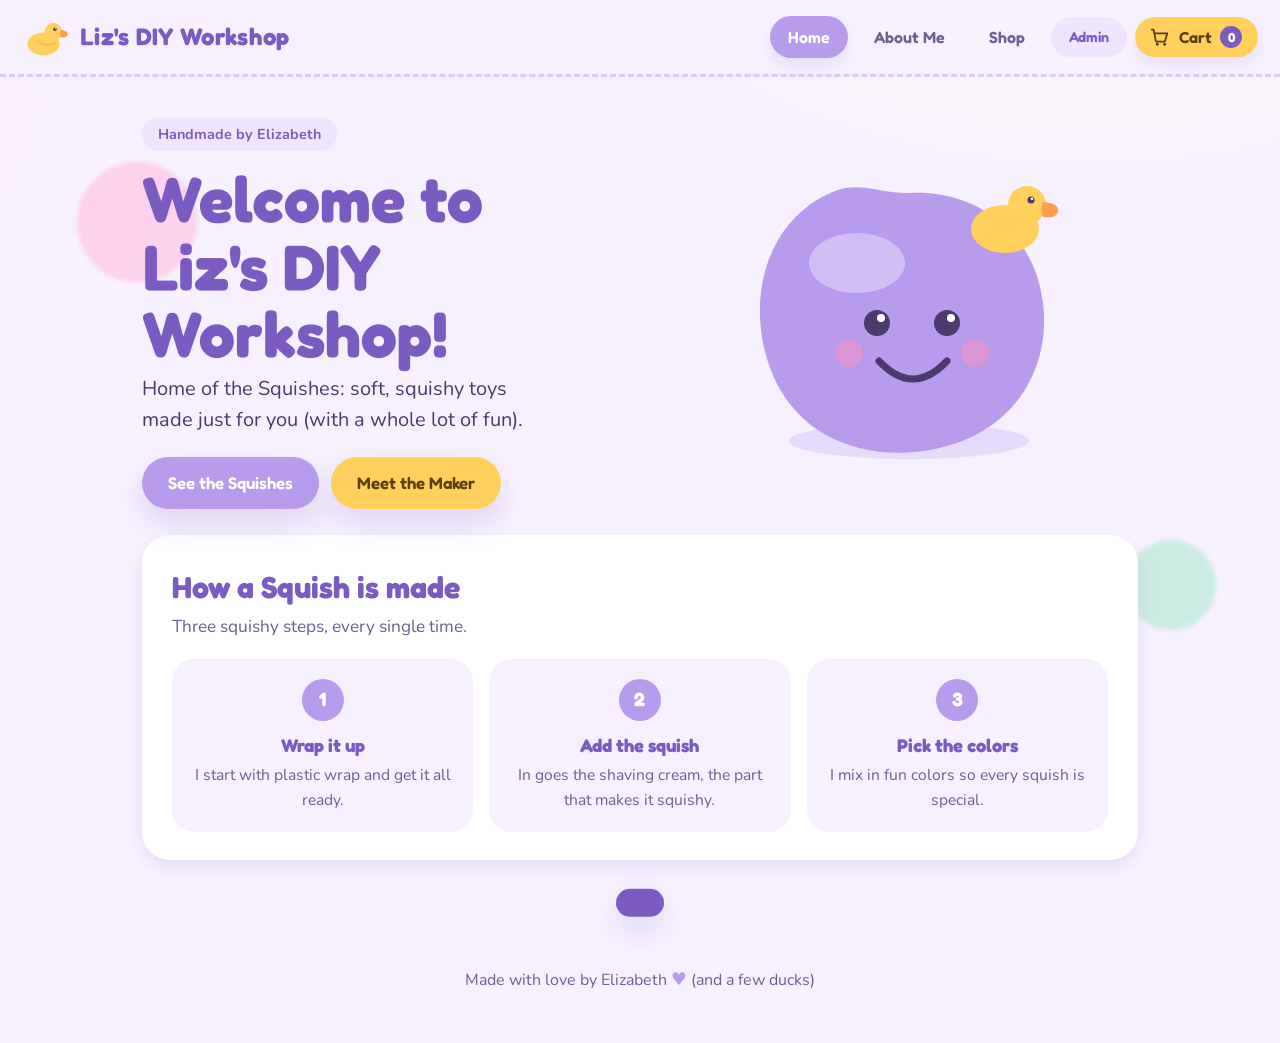
<file: index.html>
<!DOCTYPE html>
<html lang="en">
<head>
  <meta charset="utf-8">
  <meta name="viewport" content="width=device-width, initial-scale=1">
  <title>Liz's DIY Workshop - Home</title>
  <meta name="description" content="Welcome to Liz's DIY Workshop - Home of handmade squishy toys!">

  <!-- Google Fonts -->
  <link rel="preconnect" href="https://fonts.googleapis.com">
  <link rel="preconnect" href="https://fonts.gstatic.com" crossorigin>
  <link href="https://fonts.googleapis.com/css2?family=Fredoka:wght@400;500;600;700&family=Nunito:wght@400;600;700;800&display=swap" rel="stylesheet">

  <!-- Stylesheet -->
  <link rel="stylesheet" href="css/styles.css">
</head>
<body>
  <!-- Floating background decorations -->
  <div class="sky-dot a"></div>
  <div class="sky-dot b"></div>
  <div class="sky-dot c"></div>

  <!-- Navigation -->
  <header class="topbar">
    <a href="index.html" class="brand" aria-label="Go to home">
      <svg viewBox="0 0 120 120" aria-hidden="true">
        <ellipse cx="56" cy="78" rx="42" ry="30" fill="#FFD15C"/>
        <circle cx="82" cy="46" r="23" fill="#FFD15C"/>
        <path d="M101 42 q20 1 18 12 q-2 9 -18 7 q-4 -10 0 -19 z" fill="#FF9E4D"/>
        <circle cx="86" cy="40" r="4.5" fill="#4A3B6B"/>
        <circle cx="87.5" cy="38.5" r="1.6" fill="#fff"/>
        <path d="M40 70 q22 18 46 6" fill="none" stroke="#F2B83E" stroke-width="4" stroke-linecap="round"/>
      </svg>
      <span class="brand-name">Liz's DIY Workshop</span>
    </a>

    <div class="nav-wrap">
      <nav class="nav">
        <a href="index.html" class="nav-link current">Home</a>
        <a href="about.html" class="nav-link">About Me</a>
        <a href="shop.html" class="nav-link">Shop</a>
      </nav>
      <a href="admin-login.html" class="btn btn-ghost btn-admin">Admin</a>
      <button class="cart-btn" onclick="openCart()" aria-label="Open your cart">
        <svg viewBox="0 0 24 24" fill="none" aria-hidden="true">
          <path d="M3 4h2l2.4 12.2a1 1 0 0 0 1 .8h8.2a1 1 0 0 0 1-.8L20 8H6.2" stroke="#5a3d0e" stroke-width="2" stroke-linecap="round" stroke-linejoin="round"/>
          <circle cx="9" cy="20" r="1.6" fill="#5a3d0e"/>
          <circle cx="17" cy="20" r="1.6" fill="#5a3d0e"/>
        </svg>
        <span>Cart</span>
        <span class="cart-count" id="cart-count">0</span>
      </button>
    </div>
  </header>

  <main>
    <!-- Hero Section -->
    <section class="hero" aria-label="Welcome">
      <div class="hero-words">
        <span class="hero-eyebrow">Handmade by Elizabeth</span>
        <h1>Welcome to <span class="wiggle">Liz's DIY Workshop!</span></h1>
        <p class="lead">Home of the Squishes: soft, squishy toys made just for you (with a whole lot of fun).</p>
        <div class="hero-buttons">
          <a href="shop.html" class="btn btn-main">See the Squishes</a>
          <a href="about.html" class="btn btn-sun">Meet the Maker</a>
        </div>
      </div>
      <div class="hero-art">
        <svg class="float" viewBox="0 0 360 320" aria-hidden="true">
          <ellipse cx="170" cy="288" rx="120" ry="18" fill="#B79CED" opacity="0.25"/>
          <path d="M170 40 C235 36 296 78 304 150 C312 215 276 280 196 296 C128 310 52 286 28 206 C8 140 30 64 96 38 C120 28 144 41 170 40 Z" fill="#B79CED"/>
          <ellipse cx="118" cy="110" rx="48" ry="30" fill="#fff" opacity="0.35"/>
          <circle cx="138" cy="170" r="13" fill="#4A3B6B"/>
          <circle cx="208" cy="170" r="13" fill="#4A3B6B"/>
          <circle cx="142" cy="165" r="4" fill="#fff"/>
          <circle cx="212" cy="165" r="4" fill="#fff"/>
          <circle cx="110" cy="200" r="14" fill="#FF8FC2" opacity="0.5"/>
          <circle cx="236" cy="200" r="14" fill="#FF8FC2" opacity="0.5"/>
          <path d="M140 208 Q174 244 208 208" fill="none" stroke="#4A3B6B" stroke-width="7" stroke-linecap="round"/>
          <g transform="translate(232 18)">
            <ellipse cx="34" cy="58" rx="34" ry="24" fill="#FFD15C"/>
            <circle cx="56" cy="34" r="19" fill="#FFD15C"/>
            <path d="M72 31 q17 1 15 10 q-2 7 -15 5 q-3 -8 0 -15 z" fill="#FF9E4D"/>
            <circle cx="60" cy="29" r="3.6" fill="#4A3B6B"/>
            <circle cx="61" cy="27.8" r="1.3" fill="#fff"/>
          </g>
        </svg>
      </div>
    </section>

    <!-- How It's Made -->
    <div class="panel">
      <h2 class="section-title">How a Squish is made</h2>
      <p class="section-sub">Three squishy steps, every single time.</p>
      <div class="steps">
        <div class="step">
          <div class="num">1</div>
          <h3>Wrap it up</h3>
          <p>I start with plastic wrap and get it all ready.</p>
        </div>
        <div class="step">
          <div class="num">2</div>
          <h3>Add the squish</h3>
          <p>In goes the shaving cream, the part that makes it squishy.</p>
        </div>
        <div class="step">
          <div class="num">3</div>
          <h3>Pick the colors</h3>
          <p>I mix in fun colors so every squish is special.</p>
        </div>
      </div>
    </div>
  </main>

  <footer>
    Made with love by Elizabeth <span class="heart">&#9829;</span> (and a few ducks)
  </footer>

  <!-- Cart Modal -->
  <div class="overlay" id="overlay" onclick="overlayClick(event)">
    <div class="modal" id="modal" role="dialog" aria-modal="true" aria-label="Your cart">
      <div class="modal-head">
        <h2 id="modal-title">Your Cart</h2>
        <button class="close-x" onclick="closeCart()" aria-label="Close cart">&times;</button>
      </div>
      <div id="modal-body"></div>
    </div>
  </div>

  <!-- Toast Notification -->
  <div class="toast" id="toast" role="status" aria-live="polite"></div>

  <!-- JavaScript -->
  <script src="js/script.js"></script>
</body>
</html>
</file>
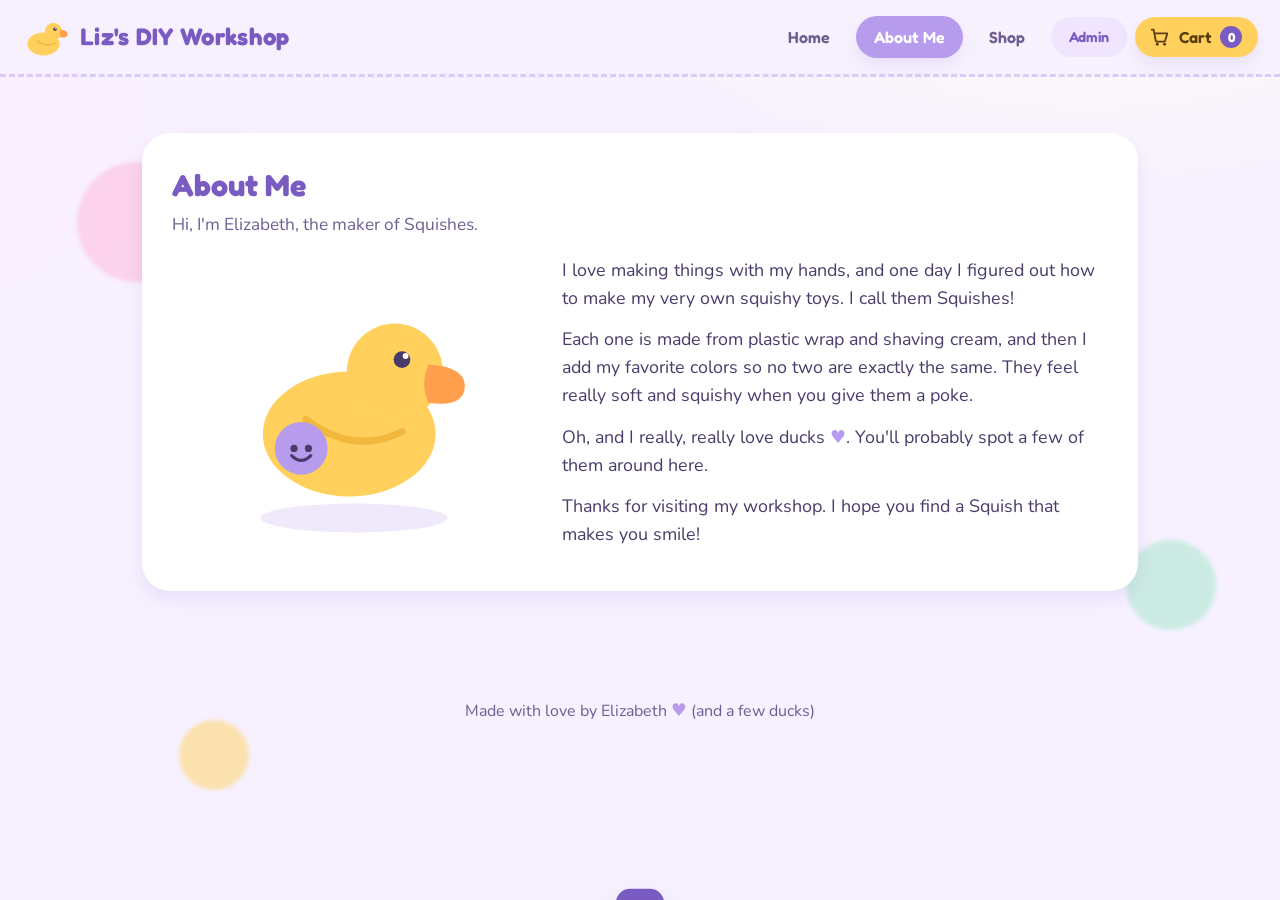
<file: about.html>
<!DOCTYPE html>
<html lang="en">
<head>
  <meta charset="utf-8">
  <meta name="viewport" content="width=device-width, initial-scale=1">
  <title>About Me - Liz's DIY Workshop</title>
  <meta name="description" content="Learn about Elizabeth, the maker behind Liz's DIY Workshop and the handmade Squishes.">

  <!-- Google Fonts -->
  <link rel="preconnect" href="https://fonts.googleapis.com">
  <link rel="preconnect" href="https://fonts.gstatic.com" crossorigin>
  <link href="https://fonts.googleapis.com/css2?family=Fredoka:wght@400;500;600;700&family=Nunito:wght@400;600;700;800&display=swap" rel="stylesheet">

  <!-- Stylesheet -->
  <link rel="stylesheet" href="css/styles.css">
</head>
<body>
  <!-- Floating background decorations -->
  <div class="sky-dot a"></div>
  <div class="sky-dot b"></div>
  <div class="sky-dot c"></div>

  <!-- Navigation -->
  <header class="topbar">
    <a href="index.html" class="brand" aria-label="Go to home">
      <svg viewBox="0 0 120 120" aria-hidden="true">
        <ellipse cx="56" cy="78" rx="42" ry="30" fill="#FFD15C"/>
        <circle cx="82" cy="46" r="23" fill="#FFD15C"/>
        <path d="M101 42 q20 1 18 12 q-2 9 -18 7 q-4 -10 0 -19 z" fill="#FF9E4D"/>
        <circle cx="86" cy="40" r="4.5" fill="#4A3B6B"/>
        <circle cx="87.5" cy="38.5" r="1.6" fill="#fff"/>
        <path d="M40 70 q22 18 46 6" fill="none" stroke="#F2B83E" stroke-width="4" stroke-linecap="round"/>
      </svg>
      <span class="brand-name">Liz's DIY Workshop</span>
    </a>

    <div class="nav-wrap">
      <nav class="nav">
        <a href="index.html" class="nav-link">Home</a>
        <a href="about.html" class="nav-link current">About Me</a>
        <a href="shop.html" class="nav-link">Shop</a>
      </nav>
      <a href="admin-login.html" class="btn btn-ghost btn-admin">Admin</a>
      <button class="cart-btn" onclick="openCart()" aria-label="Open your cart">
        <svg viewBox="0 0 24 24" fill="none" aria-hidden="true">
          <path d="M3 4h2l2.4 12.2a1 1 0 0 0 1 .8h8.2a1 1 0 0 0 1-.8L20 8H6.2" stroke="#5a3d0e" stroke-width="2" stroke-linecap="round" stroke-linejoin="round"/>
          <circle cx="9" cy="20" r="1.6" fill="#5a3d0e"/>
          <circle cx="17" cy="20" r="1.6" fill="#5a3d0e"/>
        </svg>
        <span>Cart</span>
        <span class="cart-count" id="cart-count">0</span>
      </button>
    </div>
  </header>

  <main>
    <!-- About Section -->
    <div class="panel">
      <h2 class="section-title">About Me</h2>
      <p class="section-sub">Hi, I'm Elizabeth, the maker of Squishes.</p>
      <div class="about-grid">
        <div class="about-art">
          <svg viewBox="0 0 200 220" aria-hidden="true">
            <ellipse cx="100" cy="200" rx="78" ry="12" fill="#B79CED" opacity="0.22"/>
            <ellipse cx="96" cy="130" rx="72" ry="52" fill="#FFD15C"/>
            <circle cx="134" cy="78" r="40" fill="#FFD15C"/>
            <path d="M162 72 q34 2 30 22 q-4 14 -30 10 q-7 -16 0 -32 z" fill="#FF9E4D"/>
            <circle cx="140" cy="68" r="7" fill="#4A3B6B"/>
            <circle cx="143" cy="65" r="2.4" fill="#fff"/>
            <path d="M60 118 q40 30 80 10" fill="none" stroke="#F2B83E" stroke-width="6" stroke-linecap="round"/>
            <g transform="translate(34 120)">
              <circle cx="22" cy="22" r="22" fill="#B79CED"/>
              <circle cx="16" cy="22" r="3" fill="#4A3B6B"/>
              <circle cx="28" cy="22" r="3" fill="#4A3B6B"/>
              <path d="M14 28 q8 8 16 0" fill="none" stroke="#4A3B6B" stroke-width="2.6" stroke-linecap="round"/>
            </g>
          </svg>
        </div>
        <div class="about-text">
          <p>I love making things with my hands, and one day I figured out how to make my very own squishy toys. I call them Squishes!</p>
          <p>Each one is made from plastic wrap and shaving cream, and then I add my favorite colors so no two are exactly the same. They feel really soft and squishy when you give them a poke.</p>
          <p>Oh, and I really, really love ducks <span class="heart">&#9829;</span>. You'll probably spot a few of them around here.</p>
          <p>Thanks for visiting my workshop. I hope you find a Squish that makes you smile!</p>
        </div>
      </div>
    </div>
  </main>

  <footer>
    Made with love by Elizabeth <span class="heart">&#9829;</span> (and a few ducks)
  </footer>

  <!-- Cart Modal -->
  <div class="overlay" id="overlay" onclick="overlayClick(event)">
    <div class="modal" id="modal" role="dialog" aria-modal="true" aria-label="Your cart">
      <div class="modal-head">
        <h2 id="modal-title">Your Cart</h2>
        <button class="close-x" onclick="closeCart()" aria-label="Close cart">&times;</button>
      </div>
      <div id="modal-body"></div>
    </div>
  </div>

  <!-- Toast Notification -->
  <div class="toast" id="toast" role="status" aria-live="polite"></div>

  <!-- JavaScript -->
  <script src="js/script.js"></script>
</body>
</html>
</file>
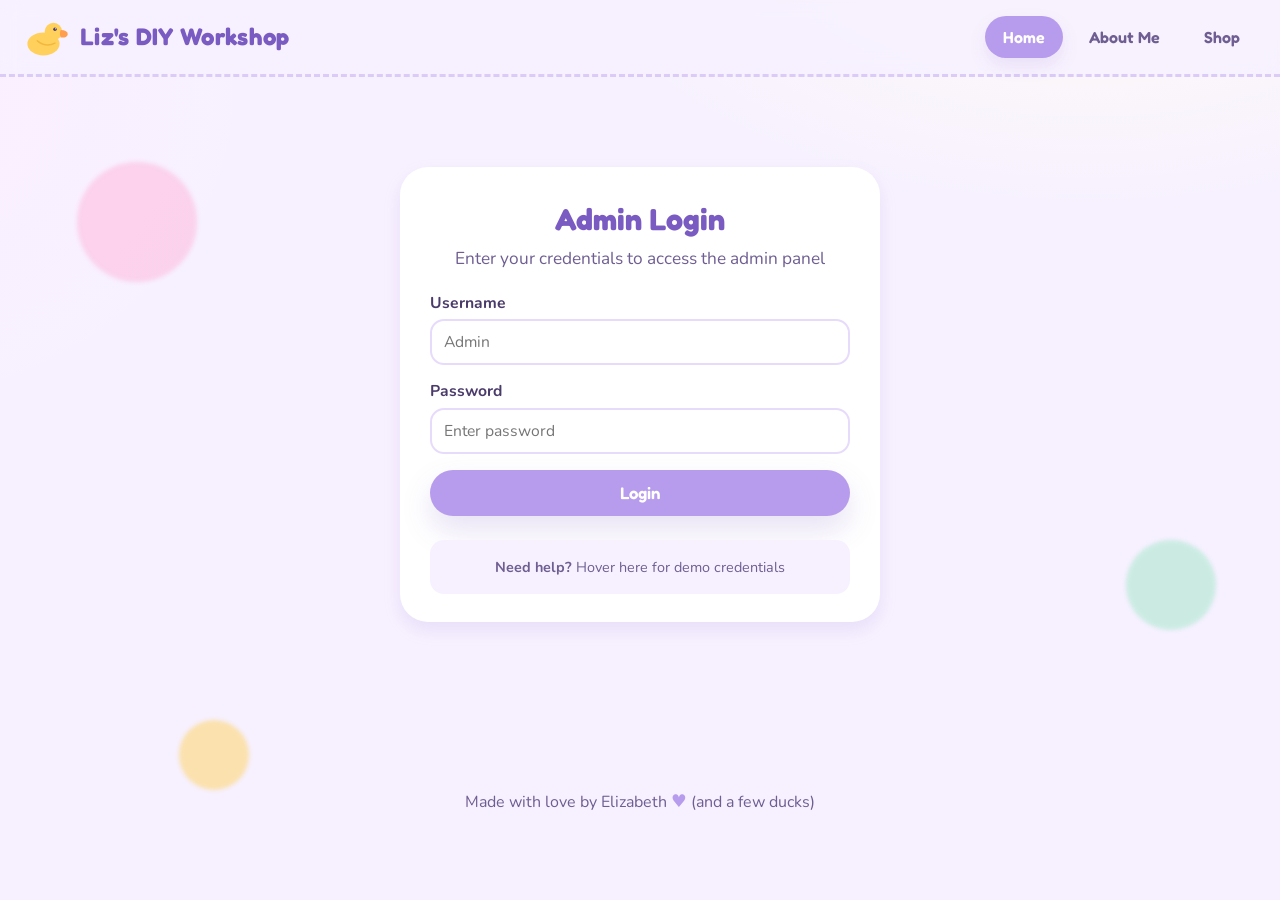
<file: admin-login.html>
<!DOCTYPE html>
<html lang="en">
<head>
  <meta charset="utf-8">
  <meta name="viewport" content="width=device-width, initial-scale=1">
  <title>Admin Login - Liz's DIY Workshop</title>
  <meta name="description" content="Admin login for Liz's DIY Workshop">

  <!-- Google Fonts -->
  <link rel="preconnect" href="https://fonts.googleapis.com">
  <link rel="preconnect" href="https://fonts.gstatic.com" crossorigin>
  <link href="https://fonts.googleapis.com/css2?family=Fredoka:wght@400;500;600;700&family=Nunito:wght@400;600;700;800&display=swap" rel="stylesheet">

  <!-- Stylesheet -->
  <link rel="stylesheet" href="css/styles.css">
</head>
<body>
  <!-- Floating background decorations -->
  <div class="sky-dot a"></div>
  <div class="sky-dot b"></div>
  <div class="sky-dot c"></div>

  <!-- Navigation -->
  <header class="topbar">
    <a href="index.html" class="brand" aria-label="Go to home">
      <svg viewBox="0 0 120 120" aria-hidden="true">
        <ellipse cx="56" cy="78" rx="42" ry="30" fill="#FFD15C"/>
        <circle cx="82" cy="46" r="23" fill="#FFD15C"/>
        <path d="M101 42 q20 1 18 12 q-2 9 -18 7 q-4 -10 0 -19 z" fill="#FF9E4D"/>
        <circle cx="86" cy="40" r="4.5" fill="#4A3B6B"/>
        <circle cx="87.5" cy="38.5" r="1.6" fill="#fff"/>
        <path d="M40 70 q22 18 46 6" fill="none" stroke="#F2B83E" stroke-width="4" stroke-linecap="round"/>
      </svg>
      <span class="brand-name">Liz's DIY Workshop</span>
    </a>

    <div class="nav-wrap">
      <nav class="nav">
        <a href="index.html" class="nav-link" aria-current="page">Home</a>
        <a href="about.html" class="nav-link">About Me</a>
        <a href="shop.html" class="nav-link">Shop</a>
      </nav>
    </div>
  </header>

  <main>
    <!-- Login Form -->
    <div class="panel login-panel">
      <h2 class="section-title login-title">Admin Login</h2>
      <p class="section-sub login-title">Enter your credentials to access the admin panel</p>

      <form id="login-form" onsubmit="handleLogin(event)">
        <div class="form-grid form-single-column">
          <div class="field">
            <label for="username">Username</label>
            <input id="username" type="text" placeholder="Admin" required autocomplete="username">
          </div>
          <div class="field">
            <label for="password">Password</label>
            <input id="password" type="password" placeholder="Enter password" required autocomplete="current-password">
          </div>
        </div>

        <div id="error-message" class="error-message"></div>

        <div class="form-actions">
          <button type="submit" class="btn btn-main btn-block">Login</button>
        </div>
      </form>

      <div class="credentials-hint">
        <p>
          <strong>Need help?</strong> Hover here for demo credentials
        </p>
        <div class="credentials-reveal">
          <strong>Demo Credentials:</strong><br>
          Username: <code>Admin</code><br>
          Password: <code>Liz123</code>
        </div>
      </div>
    </div>
  </main>

  <footer>
    Made with love by Elizabeth <span class="heart">&#9829;</span> (and a few ducks)
  </footer>

  <script>
    /*
     * SECURITY NOTICE - FOR LEARNING/DEMO PURPOSES ONLY
     *
     * This authentication is NOT secure and should NEVER be used in production:
     * - Credentials are hardcoded in client-side JavaScript (anyone can see them)
     * - sessionStorage can be manipulated via browser console
     * - No encryption, no token validation, no server verification
     *
     * For real applications, use:
     * - Server-side authentication (Node.js, Python, etc.)
     * - Secure token systems (JWT, OAuth)
     * - Environment variables for secrets
     * - HTTPS for encrypted communication
     * - Password hashing (bcrypt, Argon2)
     */

    function handleLogin(event) {
      event.preventDefault();

      const username = document.getElementById('username').value.trim();
      const password = document.getElementById('password').value;
      const errorMsg = document.getElementById('error-message');

      // Demo credentials (hardcoded for learning purposes only)
      if (username === 'Admin' && password === 'Liz123') {
        // Set logged in session (not secure - anyone can set this)
        sessionStorage.setItem('adminLoggedIn', 'true');
        // Redirect to admin panel
        window.location.href = 'admin.html';
      } else {
        errorMsg.textContent = 'Invalid username or password. Please try again.';
        errorMsg.style.display = 'block';
        document.getElementById('password').value = '';
      }
    }
  </script>
</body>
</html>
</file>
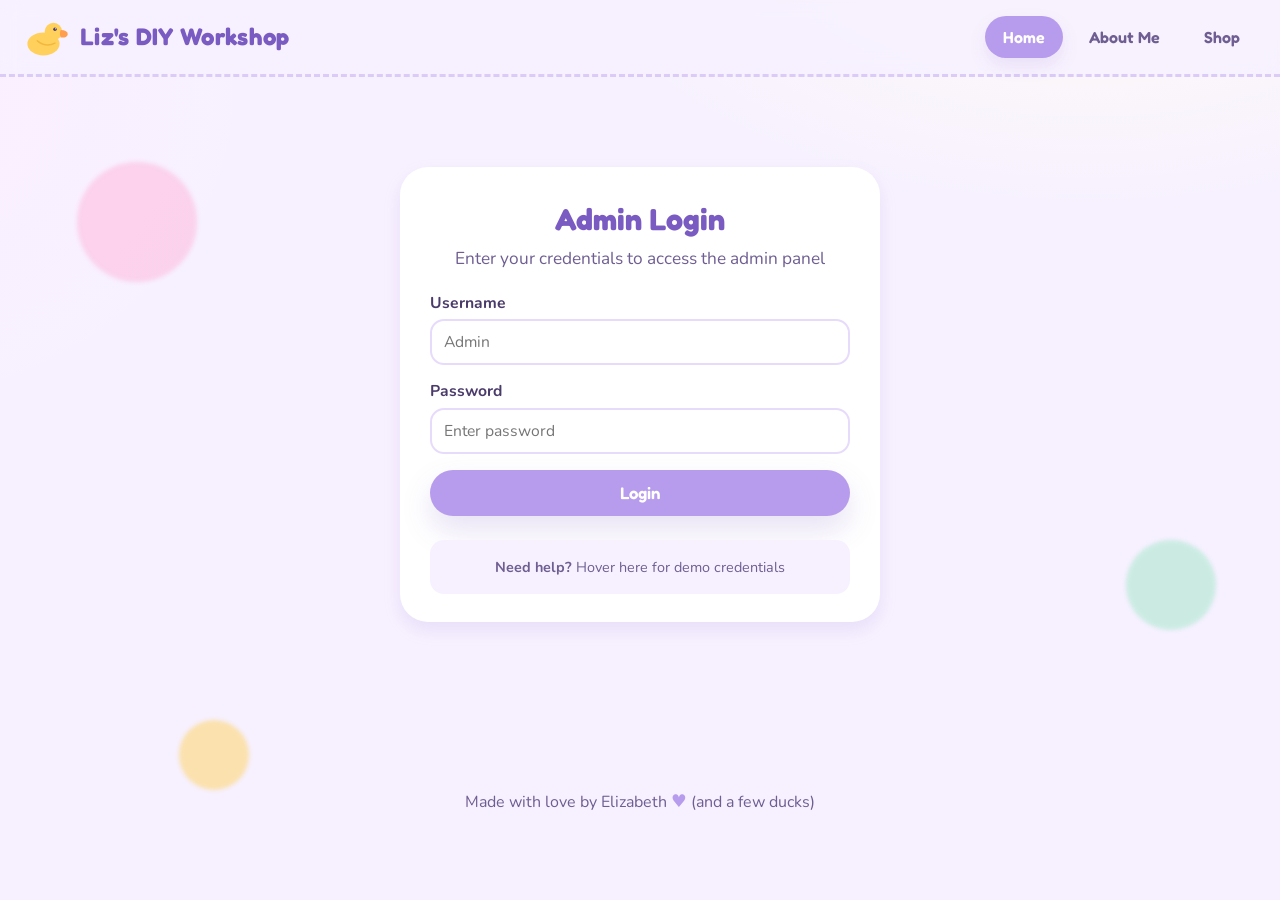
<file: admin.html>
<!DOCTYPE html>
<html lang="en">
<head>
  <meta charset="utf-8">
  <meta name="viewport" content="width=device-width, initial-scale=1">
  <title>Admin Panel - Liz's DIY Workshop</title>
  <meta name="description" content="Admin panel for managing Liz's DIY Workshop orders">

  <!-- Google Fonts -->
  <link rel="preconnect" href="https://fonts.googleapis.com">
  <link rel="preconnect" href="https://fonts.gstatic.com" crossorigin>
  <link href="https://fonts.googleapis.com/css2?family=Fredoka:wght@400;500;600;700&family=Nunito:wght@400;600;700;800&display=swap" rel="stylesheet">

  <!-- Stylesheet -->
  <link rel="stylesheet" href="css/styles.css">

  <style>
    .admin-header {
      display: flex;
      justify-content: space-between;
      align-items: center;
      margin-bottom: 20px;
    }

    .stats-grid {
      display: grid;
      grid-template-columns: repeat(auto-fit, minmax(200px, 1fr));
      gap: 16px;
      margin-bottom: 24px;
    }

    .stat-card {
      background: var(--bg);
      border-radius: 18px;
      padding: 20px;
      text-align: center;
    }

    .stat-value {
      font-size: 2.2rem;
      font-weight: 700;
      color: var(--purple-deep);
      font-family: "Fredoka", sans-serif;
    }

    .stat-label {
      font-size: 0.95rem;
      color: var(--ink-soft);
      margin-top: 4px;
    }

    .order-card {
      background: var(--bg);
      border-radius: 18px;
      padding: 20px;
      margin-bottom: 16px;
      border: 2px solid transparent;
      transition: border-color 0.2s;
    }

    .order-card.pending {
      border-left: 4px solid var(--duck);
    }

    .order-card.fulfilled {
      border-left: 4px solid var(--mint);
      opacity: 0.7;
    }

    .order-header {
      display: flex;
      justify-content: space-between;
      align-items: start;
      margin-bottom: 12px;
      flex-wrap: wrap;
      gap: 12px;
    }

    .order-info h3 {
      margin: 0 0 4px;
      color: var(--purple-deep);
      font-size: 1.25rem;
    }

    .order-meta {
      font-size: 0.9rem;
      color: var(--ink-soft);
    }

    .order-status {
      padding: 6px 14px;
      border-radius: 999px;
      font-size: 0.85rem;
      font-weight: 700;
      text-transform: uppercase;
    }

    .order-status.pending {
      background: var(--duck);
      color: #5a3d0e;
    }

    .order-status.fulfilled {
      background: var(--mint);
      color: #1a5a3a;
    }

    .order-items {
      margin: 16px 0;
      padding: 12px;
      background: #fff;
      border-radius: 12px;
    }

    .order-item {
      display: flex;
      justify-content: space-between;
      padding: 8px 0;
      border-bottom: 1px solid var(--line);
    }

    .order-item:last-child {
      border-bottom: none;
    }

    .order-total {
      display: flex;
      justify-content: space-between;
      align-items: center;
      margin-top: 12px;
      padding-top: 12px;
      border-top: 2px solid var(--line);
      font-weight: 700;
      font-size: 1.15rem;
    }

    .order-actions {
      display: flex;
      gap: 10px;
      margin-top: 12px;
    }

    .btn-small {
      padding: 8px 18px;
      font-size: 0.9rem;
    }

    .empty-state {
      text-align: center;
      padding: 60px 20px;
      color: var(--ink-soft);
    }

    .empty-state svg {
      width: 120px;
      height: 120px;
      opacity: 0.6;
      margin-bottom: 16px;
    }
  </style>
</head>
<body>
  <!-- Floating background decorations -->
  <div class="sky-dot a"></div>
  <div class="sky-dot b"></div>
  <div class="sky-dot c"></div>

  <!-- Navigation -->
  <header class="topbar">
    <a href="index.html" class="brand" aria-label="Go to home">
      <svg viewBox="0 0 120 120" aria-hidden="true">
        <ellipse cx="56" cy="78" rx="42" ry="30" fill="#FFD15C"/>
        <circle cx="82" cy="46" r="23" fill="#FFD15C"/>
        <path d="M101 42 q20 1 18 12 q-2 9 -18 7 q-4 -10 0 -19 z" fill="#FF9E4D"/>
        <circle cx="86" cy="40" r="4.5" fill="#4A3B6B"/>
        <circle cx="87.5" cy="38.5" r="1.6" fill="#fff"/>
        <path d="M40 70 q22 18 46 6" fill="none" stroke="#F2B83E" stroke-width="4" stroke-linecap="round"/>
      </svg>
      <span class="brand-name">Liz's DIY Workshop - Admin</span>
    </a>

    <div class="nav-wrap">
      <button class="btn btn-ghost btn-small" onclick="logout()">Logout</button>
    </div>
  </header>

  <main>
    <!-- Statistics -->
    <div class="panel">
      <div class="admin-header">
        <div>
          <h2 class="section-title">Dashboard</h2>
          <p class="section-sub">Business overview and statistics</p>
        </div>
      </div>

      <div class="stats-grid" id="stats-grid">
        <!-- Stats will be populated by JavaScript -->
      </div>
    </div>

    <!-- Orders -->
    <div class="panel">
      <div class="admin-header">
        <div>
          <h2 class="section-title">Orders</h2>
          <p class="section-sub">Manage customer orders</p>
        </div>
        <button class="btn btn-ghost btn-small" onclick="clearAllOrders()">Clear All Orders</button>
      </div>

      <div id="orders-container">
        <!-- Orders will be populated by JavaScript -->
      </div>
    </div>
  </main>

  <footer>
    Made with love by Elizabeth <span class="heart">&#9829;</span> (and a few ducks)
  </footer>

  <script>
    // Check if user is logged in
    if (sessionStorage.getItem('adminLoggedIn') !== 'true') {
      window.location.href = 'admin-login.html';
    }

    function logout() {
      sessionStorage.removeItem('adminLoggedIn');
      window.location.href = 'admin-login.html';
    }

    function loadOrders() {
      const orders = JSON.parse(localStorage.getItem('squishOrders') || '[]');
      return orders.sort((a, b) => b.id - a.id); // Newest first
    }

    function escapeHtml(value) {
      return String(value)
        .replace(/&/g, '&amp;')
        .replace(/</g, '&lt;')
        .replace(/>/g, '&gt;')
        .replace(/"/g, '&quot;')
        .replace(/'/g, '&#39;');
    }

    function updateStats() {
      const orders = loadOrders();
      const pendingOrders = orders.filter(o => o.status === 'pending');
      const fulfilledOrders = orders.filter(o => o.status === 'fulfilled');
      const totalSales = orders.reduce((sum, o) => sum + o.total, 0);

      // Count most popular squish
      const squishCount = {};
      orders.forEach(order => {
        order.items.forEach(item => {
          squishCount[item.name] = (squishCount[item.name] || 0) + item.quantity;
        });
      });
      const mostPopular = Object.keys(squishCount).length > 0
        ? Object.entries(squishCount).sort((a, b) => b[1] - a[1])[0][0]
        : 'None yet';

      const statsGrid = document.getElementById('stats-grid');
      statsGrid.textContent = '';

      const stats = [
        { value: String(orders.length), label: 'Total Orders' },
        { value: String(pendingOrders.length), label: 'Pending Orders' },
        { value: '$' + String(totalSales), label: 'Total Sales' },
        { value: String(mostPopular), label: 'Most Popular', large: true }
      ];

      stats.forEach(stat => {
        const card = document.createElement('div');
        card.className = 'stat-card';

        const valueEl = document.createElement('div');
        valueEl.className = 'stat-value';
        if (stat.large) valueEl.style.fontSize = '1.3rem';
        valueEl.textContent = stat.value;

        const labelEl = document.createElement('div');
        labelEl.className = 'stat-label';
        labelEl.textContent = stat.label;

        card.appendChild(valueEl);
        card.appendChild(labelEl);
        statsGrid.appendChild(card);
      });
    }

    function renderOrders() {
      const orders = loadOrders();
      const container = document.getElementById('orders-container');
      container.innerHTML = '';

      if (orders.length === 0) {
        const empty = document.createElement('div');
        empty.className = 'empty-state';
        empty.innerHTML = `
          <svg viewBox="0 0 120 120" aria-hidden="true">
            <ellipse cx="56" cy="78" rx="42" ry="30" fill="#FFD15C"/>
            <circle cx="82" cy="46" r="23" fill="#FFD15C"/>
            <path d="M101 42 q20 1 18 12 q-2 9 -18 7 q-4 -10 0 -19 z" fill="#FF9E4D"/>
            <circle cx="86" cy="40" r="4.5" fill="#4A3B6B"/>
          </svg>
          <h3>No orders yet</h3>
          <p>Orders will appear here when customers make purchases.</p>
          <a href="shop.html" class="btn btn-main" style="margin-top: 16px;">Go to Shop</a>
        `;
        container.appendChild(empty);
        return;
      }

      orders.forEach(order => {
        const date = new Date(order.date);
        const dateStr = escapeHtml(date.toLocaleDateString() + ' ' + date.toLocaleTimeString());
        const safeStatus = order.status === 'fulfilled' ? 'fulfilled' : 'pending';
        const safeOrderId = Number(order.id) || 0;
        const safeCustomerName = escapeHtml(order.customerName);
        const safeTotal = escapeHtml(order.total);

        const itemsList = order.items.map(item => `
          <div class="order-item">
            <span>${escapeHtml(item.quantity)}x ${escapeHtml(item.name)}</span>
            <span>$${escapeHtml(item.price * item.quantity)}</span>
          </div>
        `).join('');

        return `
          <div class="order-card ${safeStatus}">
            <div class="order-header">
              <div class="order-info">
                <h3>${safeCustomerName}</h3>
                <div class="order-meta">Order #${safeOrderId} • ${dateStr}</div>
              </div>
              <span class="order-status ${safeStatus}">${safeStatus}</span>
            </div>

            <div class="order-items">
              ${itemsList}
              <div class="order-total">
                <span>Total</span>
                <span>$${safeTotal}</span>
              </div>
            </div>

            <div class="order-actions">
              ${safeStatus === 'pending'
                ? `<button class="btn btn-main btn-small" onclick="markFulfilled(${safeOrderId})">Mark as Fulfilled</button>`
                : `<button class="btn btn-ghost btn-small" onclick="markPending(${safeOrderId})">Mark as Pending</button>`
              }
              <button class="btn btn-ghost btn-small" onclick="deleteOrder(${safeOrderId})">Delete</button>
            </div>
          </div>
        `;
      }).join('');
    }

    function markFulfilled(orderId) {
      const orders = loadOrders();
      const order = orders.find(o => o.id === orderId);
      if (order) {
        order.status = 'fulfilled';
        localStorage.setItem('squishOrders', JSON.stringify(orders));
        updateStats();
        renderOrders();
      }
    }

    function markPending(orderId) {
      const orders = loadOrders();
      const order = orders.find(o => o.id === orderId);
      if (order) {
        order.status = 'pending';
        localStorage.setItem('squishOrders', JSON.stringify(orders));
        updateStats();
        renderOrders();
      }
    }

    function deleteOrder(orderId) {
      if (!confirm('Are you sure you want to delete this order?')) return;

      const orders = loadOrders();
      const filtered = orders.filter(o => o.id !== orderId);
      localStorage.setItem('squishOrders', JSON.stringify(filtered));
      updateStats();
      renderOrders();
    }

    function clearAllOrders() {
      if (!confirm('Are you sure you want to delete ALL orders? This cannot be undone!')) return;

      localStorage.removeItem('squishOrders');
      updateStats();
      renderOrders();
    }

    // Initialize
    updateStats();
    renderOrders();
  </script>
</body>
</html>
</file>
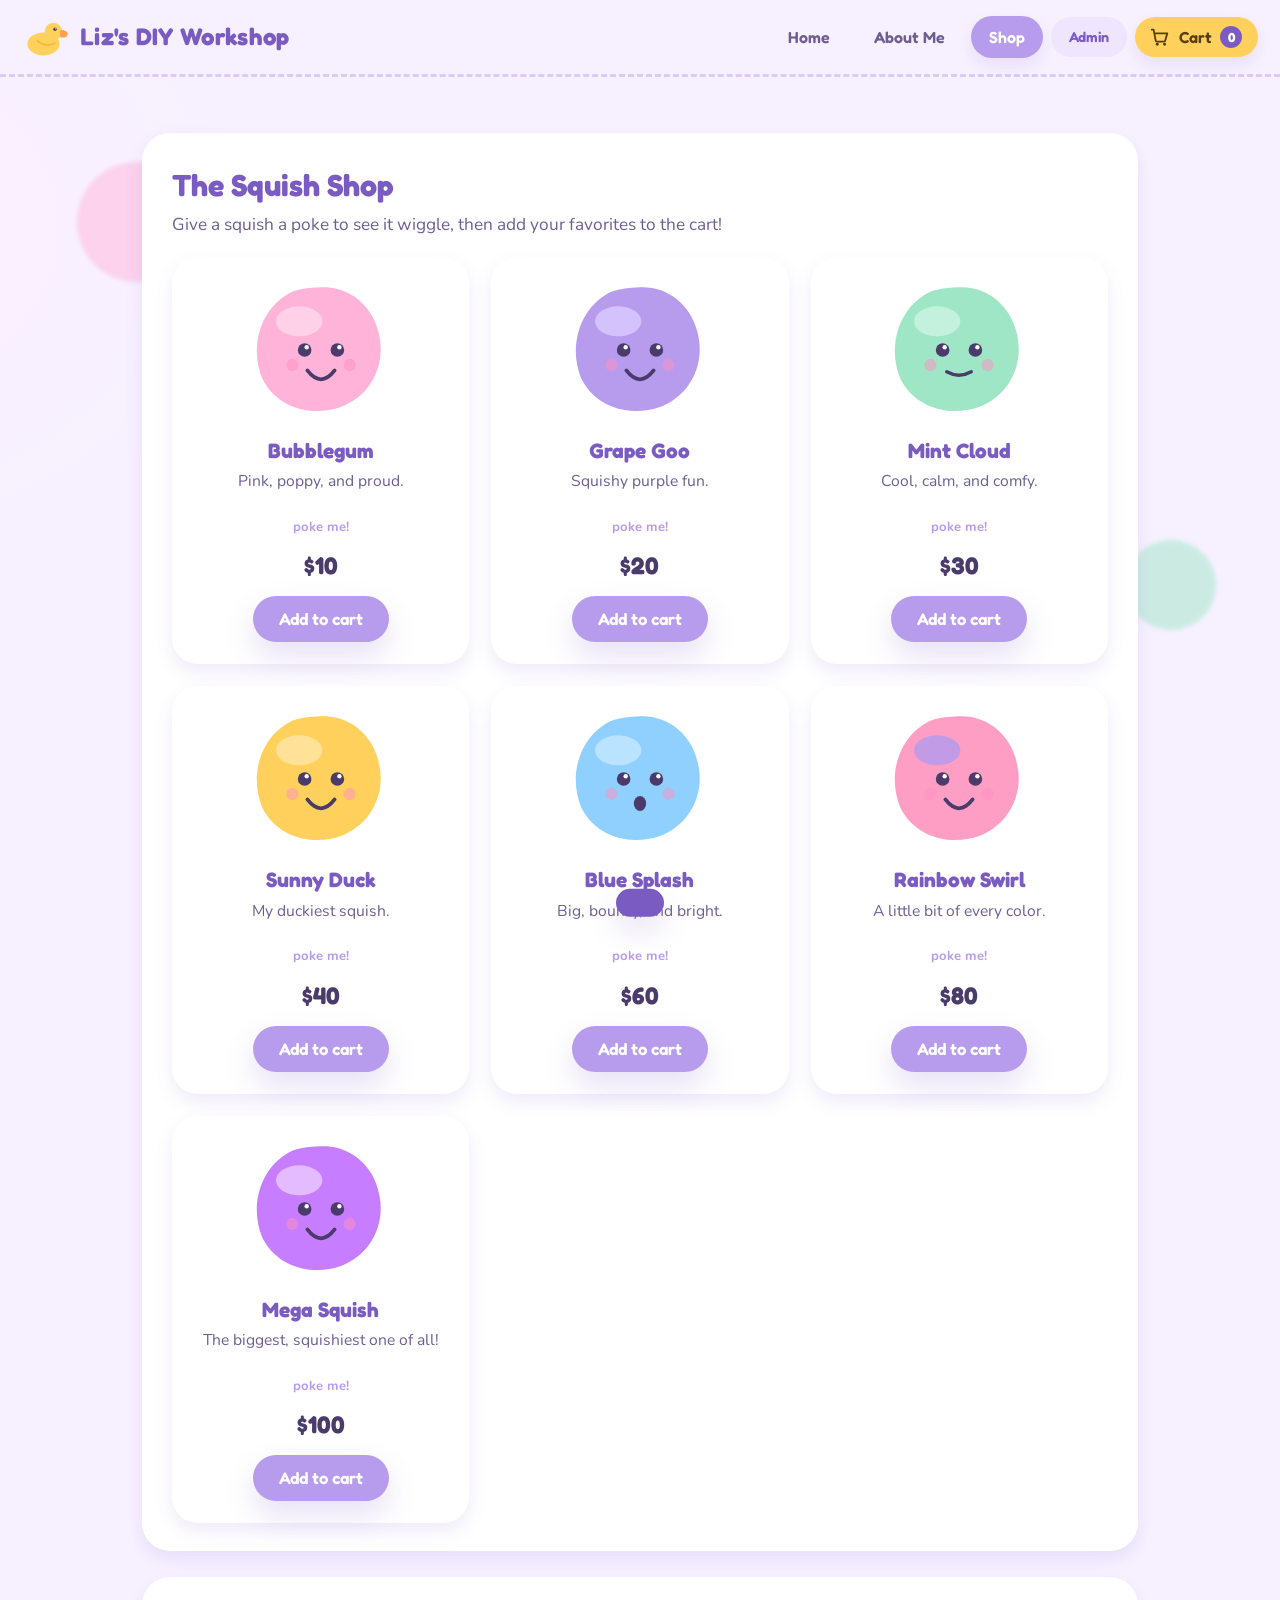
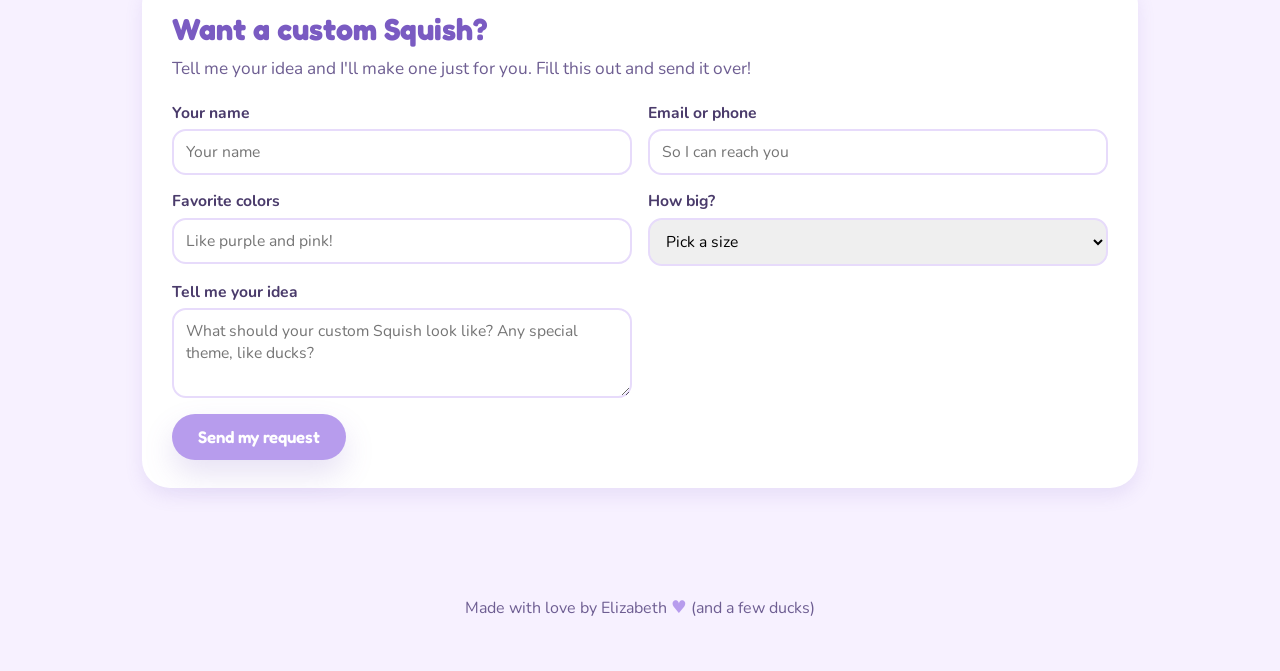
<file: shop.html>
<!DOCTYPE html>
<html lang="en">
<head>
  <meta charset="utf-8">
  <meta name="viewport" content="width=device-width, initial-scale=1">
  <title>Shop - Liz's DIY Workshop</title>
  <meta name="description" content="Shop for handmade squishy toys and request custom Squishes at Liz's DIY Workshop.">

  <!-- Google Fonts -->
  <link rel="preconnect" href="https://fonts.googleapis.com">
  <link rel="preconnect" href="https://fonts.gstatic.com" crossorigin>
  <link href="https://fonts.googleapis.com/css2?family=Fredoka:wght@400;500;600;700&family=Nunito:wght@400;600;700;800&display=swap" rel="stylesheet">

  <!-- Stylesheet -->
  <link rel="stylesheet" href="css/styles.css">
</head>
<body>
  <!-- Floating background decorations -->
  <div class="sky-dot a"></div>
  <div class="sky-dot b"></div>
  <div class="sky-dot c"></div>

  <!-- Navigation -->
  <header class="topbar">
    <a href="index.html" class="brand" aria-label="Go to home">
      <svg viewBox="0 0 120 120" aria-hidden="true">
        <ellipse cx="56" cy="78" rx="42" ry="30" fill="#FFD15C"/>
        <circle cx="82" cy="46" r="23" fill="#FFD15C"/>
        <path d="M101 42 q20 1 18 12 q-2 9 -18 7 q-4 -10 0 -19 z" fill="#FF9E4D"/>
        <circle cx="86" cy="40" r="4.5" fill="#4A3B6B"/>
        <circle cx="87.5" cy="38.5" r="1.6" fill="#fff"/>
        <path d="M40 70 q22 18 46 6" fill="none" stroke="#F2B83E" stroke-width="4" stroke-linecap="round"/>
      </svg>
      <span class="brand-name">Liz's DIY Workshop</span>
    </a>

    <div class="nav-wrap">
      <nav class="nav">
        <a href="index.html" class="nav-link">Home</a>
        <a href="about.html" class="nav-link">About Me</a>
        <a href="shop.html" class="nav-link current">Shop</a>
      </nav>
      <a href="admin-login.html" class="btn btn-ghost btn-admin">Admin</a>
      <button class="cart-btn" onclick="openCart()" aria-label="Open your cart">
        <svg viewBox="0 0 24 24" fill="none" aria-hidden="true">
          <path d="M3 4h2l2.4 12.2a1 1 0 0 0 1 .8h8.2a1 1 0 0 0 1-.8L20 8H6.2" stroke="#5a3d0e" stroke-width="2" stroke-linecap="round" stroke-linejoin="round"/>
          <circle cx="9" cy="20" r="1.6" fill="#5a3d0e"/>
          <circle cx="17" cy="20" r="1.6" fill="#5a3d0e"/>
        </svg>
        <span>Cart</span>
        <span class="cart-count" id="cart-count">0</span>
      </button>
    </div>
  </header>

  <main>
    <!-- Shop Section -->
    <div class="panel">
      <h2 class="section-title">The Squish Shop</h2>
      <p class="section-sub">Give a squish a poke to see it wiggle, then add your favorites to the cart!</p>
      <div class="shop-grid" id="shop-grid"></div>
    </div>

    <!-- Custom Request Form -->
    <div class="panel">
      <h2 class="section-title">Want a custom Squish?</h2>
      <p class="section-sub">Tell me your idea and I'll make one just for you. Fill this out and send it over!</p>
      <div class="form-grid">
        <div class="field">
          <label for="c-name">Your name</label>
          <input id="c-name" type="text" placeholder="Your name">
        </div>
        <div class="field">
          <label for="c-contact">Email or phone</label>
          <input id="c-contact" type="text" placeholder="So I can reach you">
        </div>
        <div class="field">
          <label for="c-colors">Favorite colors</label>
          <input id="c-colors" type="text" placeholder="Like purple and pink!">
        </div>
        <div class="field">
          <label for="c-size">How big?</label>
          <select id="c-size">
            <option value="">Pick a size</option>
            <option>Small ($10)</option>
            <option>Medium ($40)</option>
            <option>Mega ($100)</option>
          </select>
        </div>
        <div class="field wide">
          <label for="c-idea">Tell me your idea</label>
          <textarea id="c-idea" placeholder="What should your custom Squish look like? Any special theme, like ducks?"></textarea>
        </div>
      </div>
      <div class="form-actions">
        <button class="btn btn-main" onclick="sendCustom()">Send my request</button>
      </div>
    </div>
  </main>

  <footer>
    Made with love by Elizabeth <span class="heart">&#9829;</span> (and a few ducks)
  </footer>

  <!-- Cart Modal -->
  <div class="overlay" id="overlay" onclick="overlayClick(event)">
    <div class="modal" id="modal" role="dialog" aria-modal="true" aria-label="Your cart">
      <div class="modal-head">
        <h2 id="modal-title">Your Cart</h2>
        <button class="close-x" onclick="closeCart()" aria-label="Close cart">&times;</button>
      </div>
      <div id="modal-body"></div>
    </div>
  </div>

  <!-- Toast Notification -->
  <div class="toast" id="toast" role="status" aria-live="polite"></div>

  <!-- JavaScript -->
  <script src="js/script.js"></script>
</body>
</html>
</file>
<file: css/styles.css>
:root {
  --bg: #F7F1FF;
  --bg-2: #EFE5FF;
  --card: #FFFFFF;
  --purple: #B79CED;
  --purple-deep: #7A5BC2;
  --ink: #4A3B6B;
  --ink-soft: #6E5E92;
  --duck: #FFD15C;
  --duck-beak: #FF9E4D;
  --pink: #FFB3D9;
  --mint: #9FE6C6;
  --shadow: 0 14px 30px rgba(122, 91, 194, 0.18);
  --shadow-soft: 0 8px 18px rgba(122, 91, 194, 0.12);
  --line: #E7DBFB;
}

* {
  box-sizing: border-box;
}

html,
body {
  margin: 0;
  padding: 0;
}

body {
  font-family: "Nunito", "Trebuchet MS", system-ui, sans-serif;
  color: var(--ink);
  background:
    radial-gradient(900px 500px at 85% -10%, #FFFDF4 0%, transparent 60%),
    radial-gradient(700px 600px at -10% 10%, #FCEFFF 0%, transparent 55%),
    var(--bg);
  min-height: 100vh;
  line-height: 1.55;
}

h1,
h2,
h3,
.brand-name,
.nav-link,
.btn,
.cart-btn,
.price {
  font-family: "Fredoka", "Trebuchet MS", system-ui, sans-serif;
}

/* Global focus outline */
:focus-visible {
  outline: 3px solid var(--duck);
  outline-offset: 2px;
}

/* Floating background decorations */
.sky-dot {
  position: fixed;
  border-radius: 50%;
  filter: blur(2px);
  opacity: 0.5;
  z-index: 0;
  animation: drift 14s ease-in-out infinite;
}

.sky-dot.a {
  width: 120px;
  height: 120px;
  background: var(--pink);
  top: 18%;
  left: 6%;
}

.sky-dot.b {
  width: 90px;
  height: 90px;
  background: var(--mint);
  top: 60%;
  left: 88%;
  animation-delay: 2s;
}

.sky-dot.c {
  width: 70px;
  height: 70px;
  background: var(--duck);
  top: 80%;
  left: 14%;
  animation-delay: 4s;
}

@keyframes drift {
  0%,
  100% {
    transform: translateY(0);
  }

  50% {
    transform: translateY(-22px);
  }
}

/* Top navigation bar */
.topbar {
  position: sticky;
  top: 0;
  z-index: 20;
  display: flex;
  align-items: center;
  justify-content: space-between;
  gap: 14px;
  flex-wrap: wrap;
  padding: 14px 22px;
  background: rgba(247, 241, 255, 0.82);
  backdrop-filter: blur(10px);
  border-bottom: 3px dashed rgba(183, 156, 237, 0.45);
}

.brand {
  display: flex;
  align-items: center;
  gap: 12px;
  cursor: pointer;
  border: none;
  background: none;
  padding: 0;
  text-decoration: none;
}

.brand svg {
  width: 46px;
  height: 46px;
  flex: none;
}

.brand-name {
  font-size: 1.5rem;
  font-weight: 700;
  color: var(--purple-deep);
  letter-spacing: 0.3px;
}

.nav-wrap {
  display: flex;
  align-items: center;
  gap: 8px;
  flex-wrap: wrap;
}

.nav {
  display: flex;
  gap: 8px;
  flex-wrap: wrap;
}

.nav-link {
  border: none;
  cursor: pointer;
  font-size: 1rem;
  font-weight: 600;
  color: var(--ink-soft);
  background: transparent;
  padding: 9px 18px;
  border-radius: 999px;
  transition: background 0.18s, color 0.18s, transform 0.12s;
  text-decoration: none;
  display: inline-block;
}

.nav-link:hover {
  background: var(--bg-2);
  transform: translateY(-1px);
}

.nav-link.current,
.nav-link[aria-current="page"] {
  background: var(--purple);
  color: #fff;
  box-shadow: var(--shadow-soft);
}

.cart-btn {
  position: relative;
  display: inline-flex;
  align-items: center;
  gap: 8px;
  border: none;
  cursor: pointer;
  font-size: 1rem;
  font-weight: 600;
  color: #5a3d0e;
  background: var(--duck);
  padding: 9px 16px 9px 14px;
  border-radius: 999px;
  box-shadow: var(--shadow-soft);
  transition: transform 0.12s, background 0.18s;
}

.cart-btn:hover {
  transform: translateY(-1px);
  background: #ffc23a;
}

.cart-btn svg {
  width: 22px;
  height: 22px;
}

.cart-count {
  min-width: 22px;
  height: 22px;
  padding: 0 6px;
  border-radius: 999px;
  background: var(--purple-deep);
  color: #fff;
  font-size: 0.82rem;
  font-weight: 700;
  display: inline-grid;
  place-items: center;
}

/* Main content area */
main {
  position: relative;
  z-index: 1;
  max-width: 1040px;
  margin: 0 auto;
  padding: 30px 22px 80px;
}

/* Buttons */
.btn {
  border: none;
  cursor: pointer;
  font-size: 1.05rem;
  font-weight: 600;
  padding: 13px 26px;
  border-radius: 999px;
  transition: transform 0.12s, box-shadow 0.18s, background 0.18s;
  text-decoration: none;
  display: inline-block;
}

.btn:active {
  transform: translateY(1px) scale(0.98);
}

.btn-main {
  background: var(--purple);
  color: #fff;
  box-shadow: var(--shadow);
}

.btn-main:hover {
  background: var(--purple-deep);
  transform: translateY(-2px);
}

.btn-sun {
  background: var(--duck);
  color: #5a3d0e;
  box-shadow: var(--shadow);
}

.btn-sun:hover {
  background: #ffc23a;
  transform: translateY(-2px);
}

.btn-ghost {
  background: var(--bg-2);
  color: var(--purple-deep);
}

.btn-ghost:hover {
  background: #e3d4fb;
}

.btn-block {
  width: 100%;
}

/* Hero section */
.hero {
  display: grid;
  grid-template-columns: 1.1fr 0.9fr;
  gap: 24px;
  align-items: center;
  margin-top: 10px;
}

.hero-eyebrow {
  display: inline-block;
  background: var(--bg-2);
  color: var(--purple-deep);
  font-weight: 700;
  font-size: 0.9rem;
  padding: 6px 16px;
  border-radius: 999px;
  margin-bottom: 14px;
}

.hero h1 {
  font-size: clamp(2.4rem, 6.5vw, 4rem);
  margin: 0 0 6px;
  color: var(--purple-deep);
  line-height: 1.05;
}

.hero h1 .wiggle {
  display: inline-block;
  animation: wiggle 2.6s ease-in-out infinite;
}

@keyframes wiggle {
  0%,
  100% {
    transform: rotate(-3deg);
  }

  50% {
    transform: rotate(3deg);
  }
}

.hero p.lead {
  font-size: 1.25rem;
  color: var(--ink);
  max-width: 32ch;
  margin: 0 0 22px;
}

.hero-buttons {
  display: flex;
  gap: 12px;
  flex-wrap: wrap;
}

.hero-art {
  display: flex;
  align-items: center;
  justify-content: center;
}

.hero-art .float {
  width: 100%;
  max-width: 360px;
  animation: bob 4s ease-in-out infinite;
}

@keyframes bob {
  0%,
  100% {
    transform: translateY(0);
  }

  50% {
    transform: translateY(-16px);
  }
}

/* Panels */
.panel {
  background: var(--card);
  border-radius: 28px;
  padding: 28px 30px;
  box-shadow: var(--shadow-soft);
  margin-top: 26px;
}

.section-title {
  font-size: 1.9rem;
  color: var(--purple-deep);
  margin: 0 0 4px;
}

.section-sub {
  color: var(--ink-soft);
  margin: 0 0 18px;
  font-size: 1.08rem;
}

/* Steps */
.steps {
  display: grid;
  grid-template-columns: repeat(3, 1fr);
  gap: 16px;
}

.step {
  background: var(--bg);
  border-radius: 22px;
  padding: 20px;
  text-align: center;
}

.step .num {
  width: 42px;
  height: 42px;
  border-radius: 50%;
  margin: 0 auto 10px;
  display: grid;
  place-items: center;
  font-family: "Fredoka", sans-serif;
  font-weight: 700;
  background: var(--purple);
  color: #fff;
  font-size: 1.2rem;
}

.step h3 {
  margin: 0 0 4px;
  color: var(--purple-deep);
  font-size: 1.15rem;
}

.step p {
  margin: 0;
  color: var(--ink-soft);
  font-size: 0.98rem;
}

/* About page */
.about-grid {
  display: grid;
  grid-template-columns: 0.8fr 1.2fr;
  gap: 26px;
  align-items: center;
}

.about-art {
  display: flex;
  justify-content: center;
}

.about-art svg {
  width: 100%;
  max-width: 240px;
  animation: bob 4.5s ease-in-out infinite;
}

.about-text p {
  font-size: 1.12rem;
  margin: 0 0 14px;
}

.heart {
  color: var(--purple);
}

/* Shop grid */
.shop-grid {
  display: grid;
  grid-template-columns: repeat(auto-fill, minmax(220px, 1fr));
  gap: 22px;
}

.squish-card {
  background: var(--card);
  border-radius: 26px;
  padding: 18px 18px 22px;
  box-shadow: var(--shadow-soft);
  text-align: center;
  display: flex;
  flex-direction: column;
  align-items: center;
  transition: transform 0.18s, box-shadow 0.18s;
}

.squish-card:hover {
  transform: translateY(-5px);
  box-shadow: var(--shadow);
}

.squish-poke {
  border: none;
  background: none;
  cursor: pointer;
  padding: 0;
  margin: 0 0 6px;
  width: 150px;
  height: 150px;
}

.squish-poke svg {
  width: 100%;
  height: 100%;
  animation: bob 3.6s ease-in-out infinite;
}

.squish-poke:focus-visible {
  border-radius: 50%;
}

.squish-poke.squishing svg {
  animation: squish 0.45s ease;
}

@keyframes squish {
  0% {
    transform: scale(1, 1);
  }

  35% {
    transform: scale(1.18, 0.72);
  }

  65% {
    transform: scale(0.9, 1.12);
  }

  100% {
    transform: scale(1, 1);
  }
}

.squish-card h3 {
  margin: 4px 0 2px;
  font-size: 1.3rem;
  color: var(--purple-deep);
}

.squish-card .blurb {
  margin: 0 0 10px;
  color: var(--ink-soft);
  font-size: 0.98rem;
  min-height: 2.4em;
}

.price {
  font-weight: 700;
  font-size: 1.5rem;
  color: var(--ink);
  margin-bottom: 12px;
}

.poke-hint {
  font-size: 0.82rem;
  color: var(--purple);
  font-weight: 700;
  margin: 0 0 10px;
}

/* Forms */
.form-grid {
  display: grid;
  grid-template-columns: 1fr 1fr;
  gap: 14px 16px;
}

.field {
  display: flex;
  flex-direction: column;
  gap: 4px;
}

.field label {
  font-weight: 700;
  font-size: 0.98rem;
  color: var(--ink);
}

.field input,
.field textarea,
.field select {
  border-radius: 14px;
  border: 2px solid var(--line);
  padding: 10px 12px;
  font-size: 0.98rem;
  font-family: inherit;
  resize: vertical;
}

.field textarea {
  min-height: 90px;
}

.field input:focus-visible,
.field textarea:focus-visible,
.field select:focus-visible {
  border-color: var(--purple);
}

.form-actions {
  margin-top: 16px;
}

/* Admin / stats layout */
.admin-grid {
  display: grid;
  grid-template-columns: minmax(0, 2fr) minmax(0, 1.4fr);
  gap: 24px;
}

.orders-panel {
  display: flex;
  flex-direction: column;
  gap: 12px;
}

.orders-list {
  max-height: 420px;
  overflow-y: auto;
  padding-right: 6px;
}

.order-card {
  background: var(--card);
  border-radius: 18px;
  padding: 14px 16px;
  border: 1px solid var(--line);
  display: grid;
  grid-template-columns: 1.5fr 1fr auto;
  gap: 8px;
  align-items: center;
}

.order-main {
  font-size: 0.96rem;
}

.order-name {
  font-weight: 700;
  color: var(--purple-deep);
}

.order-meta {
  display: flex;
  flex-wrap: wrap;
  gap: 6px 12px;
  font-size: 0.86rem;
  color: var(--ink-soft);
}

.order-items {
  font-size: 0.9rem;
  color: var(--ink-soft);
}

.order-tag {
  display: inline-flex;
  align-items: center;
  gap: 6px;
  padding: 4px 9px;
  border-radius: 999px;
  background: var(--bg-2);
  color: var(--purple-deep);
  font-size: 0.8rem;
}

.order-tag .dot {
  width: 6px;
  height: 6px;
  border-radius: 50%;
  background: var(--purple-deep);
}

.order-actions {
  display: flex;
  flex-direction: column;
  gap: 8px;
}

.order-actions button {
  font-size: 0.82rem;
  padding: 8px 10px;
}

.order-actions .btn-ghost {
  background: var(--bg);
}

.stats-panel {
  display: flex;
  flex-direction: column;
  gap: 14px;
}

.stats-row {
  display: grid;
  grid-template-columns: repeat(3, minmax(0, 1fr));
  gap: 12px;
}

.stat-card {
  background: var(--card);
  border-radius: 18px;
  padding: 14px 16px;
  box-shadow: var(--shadow-soft);
}

.stat-label {
  font-size: 0.86rem;
  color: var(--ink-soft);
}

.stat-value {
  font-size: 1.6rem;
  font-weight: 800;
  color: var(--purple-deep);
}

.stat-note {
  font-size: 0.86rem;
  color: var(--ink-soft);
}

.status-pills {
  display: flex;
  flex-wrap: wrap;
  gap: 12px;
}

.status-pill {
  display: inline-flex;
  align-items: center;
  gap: 8px;
  padding: 7px 12px;
  border-radius: 999px;
  font-size: 0.82rem;
  background: var(--bg);
}

.status-pill .dot {
  width: 9px;
  height: 9px;
  border-radius: 50%;
}

.dot-pending {
  background: var(--duck);
}

.dot-fulfilled {
  background: var(--mint);
}

.dot-total {
  background: var(--purple);
}

/* Cart modal */
.overlay {
  position: fixed;
  inset: 0;
  background: rgba(18, 9, 39, 0.45);
  display: none;
  align-items: center;
  justify-content: center;
  z-index: 60;
}

.overlay.open {
  display: flex;
}

.modal {
  background: var(--card);
  border-radius: 24px;
  max-width: 520px;
  width: 92vw;
  padding: 20px 20px 18px;
  box-shadow: var(--shadow);
  animation: pop 0.24s ease-out;
}

@keyframes pop {
  from {
    opacity: 0;
    transform: translateY(14px) scale(0.99);
  }

  to {
    opacity: 1;
    transform: none;
  }
}

.modal-head {
  display: flex;
  align-items: center;
  justify-content: space-between;
  margin-bottom: 6px;
}

.modal-head h2 {
  margin: 0;
  color: var(--purple-deep);
  font-size: 1.7rem;
}

.close-x {
  border: none;
  background: var(--bg-2);
  color: var(--purple-deep);
  width: 40px;
  height: 40px;
  border-radius: 50%;
  font-size: 1.3rem;
  cursor: pointer;
  line-height: 1;
}

.close-x:hover {
  background: #e3d4fb;
}

.cart-line {
  display: flex;
  align-items: center;
  gap: 12px;
  padding: 12px 0;
  border-bottom: 2px solid var(--line);
}

.cart-line .mini {
  width: 56px;
  height: 56px;
  flex: none;
}

.cart-line .mini svg {
  width: 100%;
  height: 100%;
}

.cart-line .info {
  flex: 1;
  min-width: 0;
}

.cart-line .info .nm {
  font-weight: 700;
  color: var(--purple-deep);
}

.cart-line .info .pr {
  color: var(--ink-soft);
  font-size: 0.95rem;
}

.qty {
  display: inline-flex;
  align-items: center;
  gap: 8px;
}

.qty button {
  width: 30px;
  height: 30px;
  border-radius: 50%;
  border: none;
  background: var(--bg-2);
  color: var(--purple-deep);
  font-size: 1.1rem;
  font-weight: 700;
  cursor: pointer;
}

.qty button:hover {
  background: #e3d4fb;
}

.qty span {
  min-width: 18px;
  text-align: center;
  font-weight: 700;
}

.line-remove {
  border: none;
  background: none;
  color: var(--pink);
  cursor: pointer;
  font-weight: 700;
  font-size: 0.85rem;
}

.cart-total {
  display: flex;
  justify-content: space-between;
  align-items: baseline;
  margin: 16px 0 4px;
  font-size: 1.3rem;
}

.cart-total .total-amount {
  font-family: "Fredoka", sans-serif;
  font-weight: 700;
  color: var(--purple-deep);
  font-size: 1.7rem;
}

.pretend-note {
  font-size: 0.85rem;
  color: var(--ink-soft);
  background: var(--bg);
  border-radius: 14px;
  padding: 10px 14px;
  margin: 14px 0;
  text-align: center;
}

.checkout-title {
  color: var(--purple-deep);
  font-size: 1.2rem;
  margin: 18px 0 10px;
}

.empty-cart {
  text-align: center;
  padding: 24px 10px;
  color: var(--ink-soft);
}

.empty-cart svg {
  width: 90px;
  height: 90px;
  opacity: 0.9;
  margin-bottom: 10px;
}

.success {
  text-align: center;
  padding: 14px 6px;
}

.success svg {
  width: 130px;
  height: 130px;
}

.success h2 {
  color: var(--purple-deep);
  margin: 8px 0 6px;
}

.success p {
  color: var(--ink);
  margin: 0 0 16px;
}

/* Toast notification */
.toast {
  position: fixed;
  left: 50%;
  bottom: 28px;
  transform: translate(-50%, 160%);
  background: var(--purple-deep);
  color: #fff;
  font-weight: 700;
  padding: 14px 24px;
  border-radius: 999px;
  box-shadow: var(--shadow);
  z-index: 80;
  transition: transform 0.35s ease;
  max-width: 90vw;
  text-align: center;
}

.toast.show {
  transform: translate(-50%, 0);
}

/* Footer */
footer {
  text-align: center;
  padding: 26px 20px 50px;
  color: var(--ink-soft);
  position: relative;
  z-index: 1;
}

footer .heart {
  font-size: 1.1rem;
}

/* Responsive design */
@media (max-width: 760px) {
  .hero {
    grid-template-columns: 1fr;
    text-align: center;
  }

  .hero p.lead {
    margin-left: auto;
    margin-right: auto;
  }

  .hero-buttons {
    justify-content: center;
  }

  .hero-art {
    order: -1;
  }

  .steps {
    grid-template-columns: 1fr;
  }

  .about-grid {
    grid-template-columns: 1fr;
    text-align: center;
  }

  .form-grid {
    grid-template-columns: 1fr;
  }

  .brand-name {
    font-size: 1.2rem;
  }
}

/* Admin button styling */
.btn-admin {
  padding: 9px 18px;
  font-size: 0.9rem;
}

/* Admin login page */
.login-panel {
  max-width: 480px;
  margin: 60px auto;
}

.login-title {
  text-align: center;
}

.credentials-hint {
  margin-top: 24px;
  padding: 16px;
  background: var(--bg);
  border-radius: 14px;
  text-align: center;
  position: relative;
  cursor: help;
}

.credentials-hint p {
  margin: 0;
  font-size: 0.9rem;
  color: var(--ink-soft);
}

.credentials-reveal {
  position: absolute;
  top: 100%;
  left: 50%;
  transform: translateX(-50%);
  margin-top: 8px;
  padding: 16px;
  background: var(--purple-deep);
  color: #fff;
  border-radius: 14px;
  box-shadow: var(--shadow);
  opacity: 0;
  pointer-events: none;
  transition: opacity 0.3s;
  white-space: nowrap;
  z-index: 10;
}

.credentials-reveal code {
  background: rgba(255, 255, 255, 0.2);
  padding: 2px 8px;
  border-radius: 4px;
}

.credentials-hint:hover .credentials-reveal {
  opacity: 1;
  pointer-events: auto;
}

.error-message {
  color: #ff6b6b;
  margin: 12px 0;
  text-align: center;
  display: none;
}

/* Single column form layout */
.form-single-column {
  grid-template-columns: 1fr;
}

/* Reduce motion for accessibility */
@media (prefers-reduced-motion: reduce) {
  *,
  .float,
  .squish-poke svg,
  .sky-dot,
  .wiggle {
    animation: none !important;
  }

  .modal {
    animation: none;
  }
}
</file>
